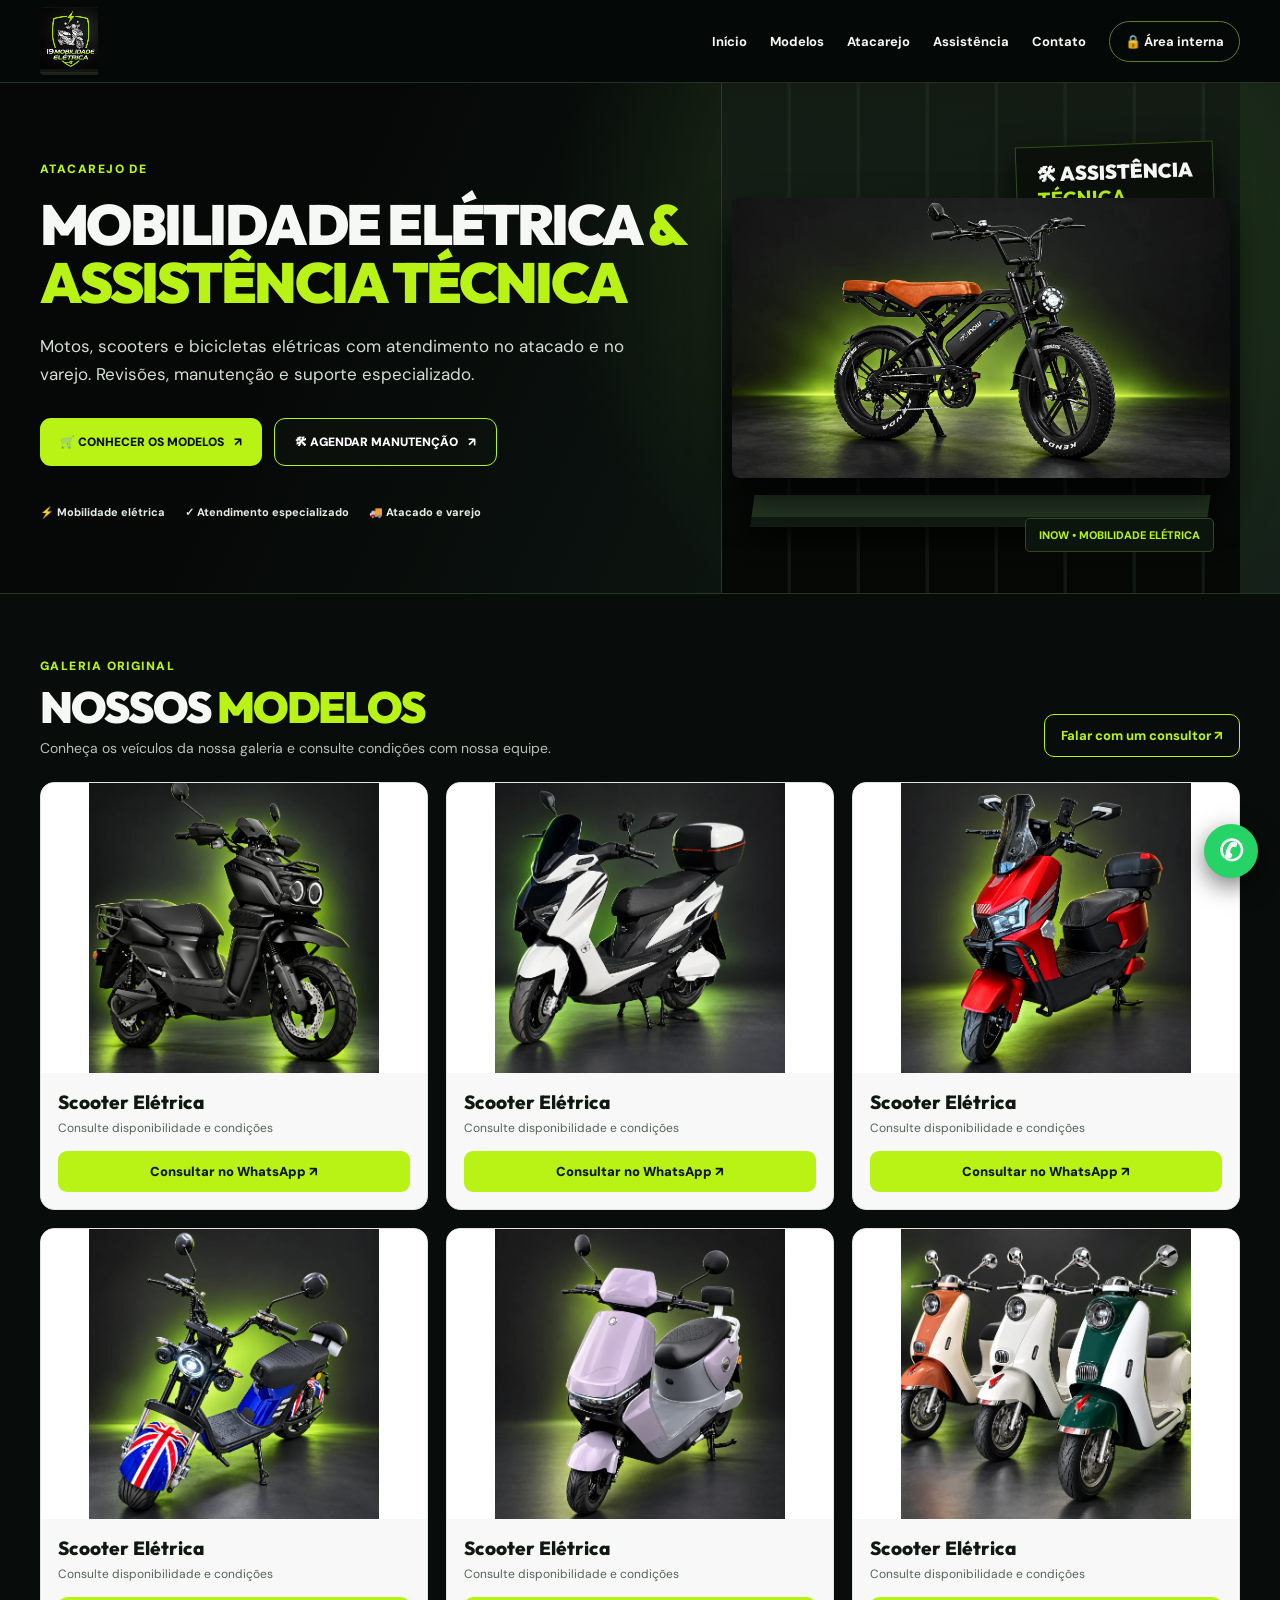
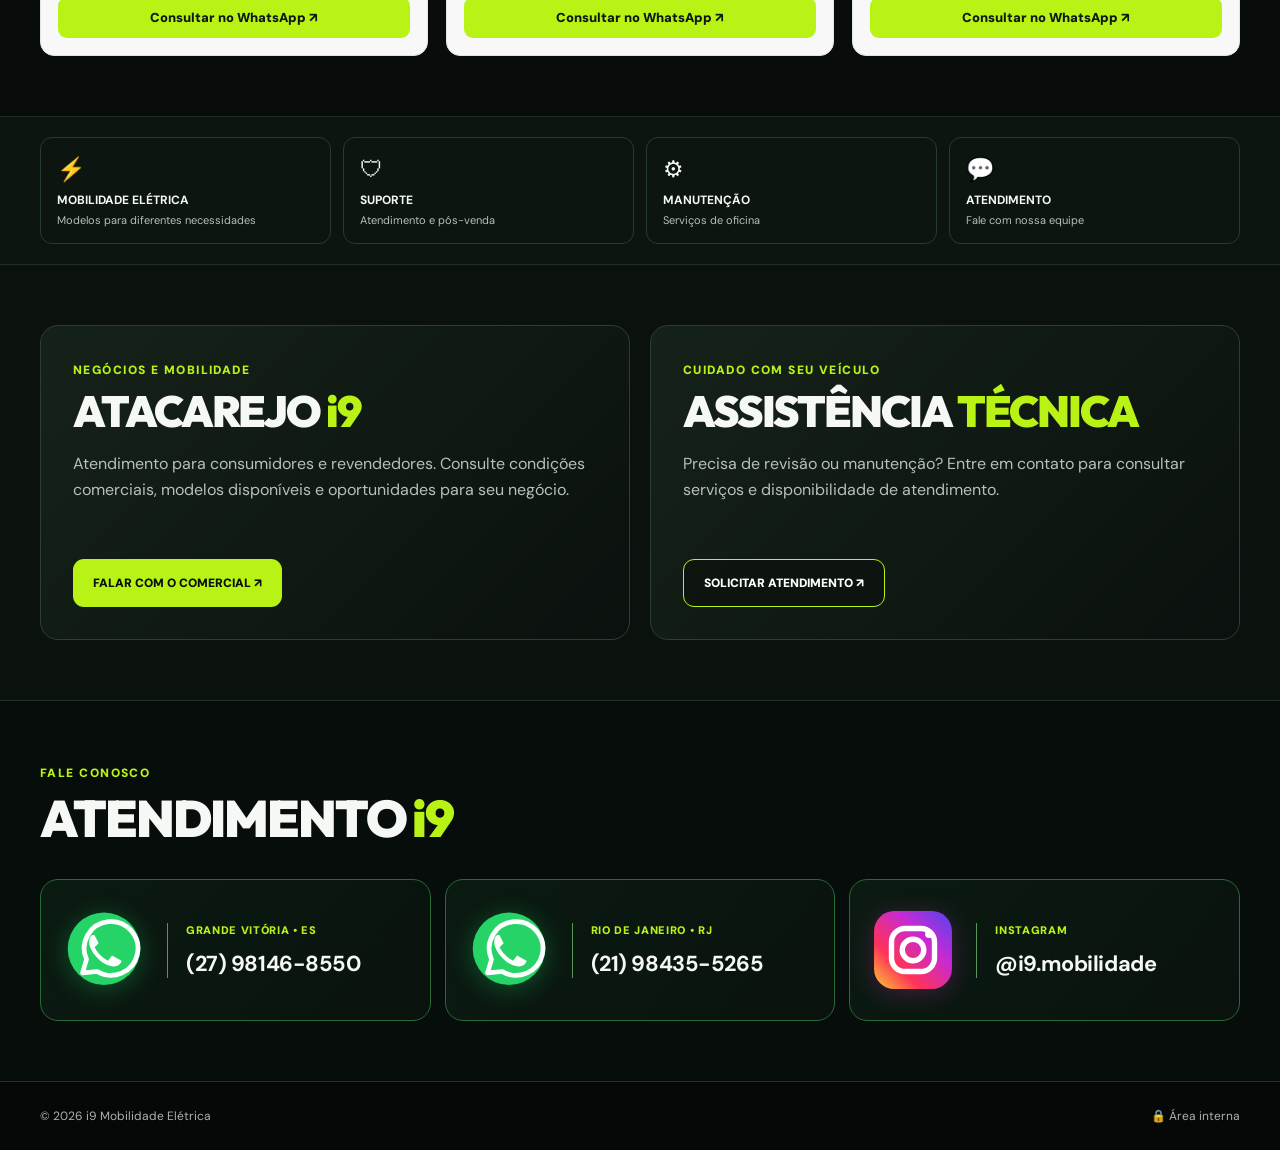
<file: index.html>
<!doctype html>
<html lang="pt-BR"><head><meta charset="utf-8"><meta name="viewport" content="width=device-width,initial-scale=1"><meta name="theme-color" content="#080d0b"><meta name="description" content="i9 Mobilidade Elétrica: atacarejo de motos, scooters e bicicletas elétricas e assistência técnica. Atendimento na Grande Vitória e no Rio de Janeiro."><title>i9 Mobilidade Elétrica | Atacarejo e Assistência Técnica</title><link rel="icon" href="favicon.svg"><link rel="stylesheet" href="style.css"></head>
<body><header class="site-header"><div class="container header-inner"><a class="brand" href="#inicio" aria-label="i9 Mobilidade, início"><img src="assets/logo-i9-original-20260925.jpg" alt="Logo original i9 Mobilidade Elétrica"></a><button class="menu-toggle" aria-label="Abrir menu" aria-expanded="false" aria-controls="nav">☰</button><nav id="nav" class="nav"><a href="#inicio">Início</a><a href="#galeria">Modelos</a><a href="#atacarejo">Atacarejo</a><a href="#assistencia">Assistência</a><a href="#contato">Contato</a><a class="internal" href="/interno/" aria-label="Área interna protegida por senha">🔒 Área interna</a></nav></div></header>
<main><section class="hero" id="inicio"><div class="container hero-layout"><div class="hero-copy"><span class="eyebrow">ATACAREJO DE</span><h1>MOBILIDADE ELÉTRICA <span>&amp; ASSISTÊNCIA TÉCNICA</span></h1><p>Motos, scooters e bicicletas elétricas com atendimento no atacado e no varejo. Revisões, manutenção e suporte especializado.</p><div class="hero-actions"><a class="btn primary" href="#galeria">🛒 CONHECER OS MODELOS <span>↗</span></a><a class="btn outline" href="https://wa.me/5527981468550?text=Ol%C3%A1%21%20Gostaria%20de%20agendar%20uma%20manuten%C3%A7%C3%A3o." target="_blank" rel="noopener noreferrer">🛠 AGENDAR MANUTENÇÃO <span>↗</span></a></div><div class="hero-benefits"><span>⚡ Mobilidade elétrica</span><span>✓ Atendimento especializado</span><span>🚚 Atacado e varejo</span></div></div><div class="hero-visual"><div class="workshop-sign">🛠 ASSISTÊNCIA <strong>TÉCNICA</strong></div><img src="assets/bicicleta-inow-preta-fosca.webp" alt="Bicicleta elétrica INOW na apresentação da assistência técnica"><span class="visual-label">INOW • MOBILIDADE ELÉTRICA</span></div></div></section>
<section class="models section" id="galeria"><div class="container"><div class="section-heading"><div><span class="eyebrow">GALERIA ORIGINAL</span><h2>NOSSOS <span>MODELOS</span></h2><p>Conheça os veículos da nossa galeria e consulte condições com nossa equipe.</p></div><a class="text-action" href="#contato">Falar com um consultor ↗</a></div><div class="products">
<article class="product"><img src="assets/modelo-i9-1.webp" alt="Scooter elétrica preta com faróis duplos" loading="lazy"><div class="product-body"><h3>Scooter Elétrica</h3><p>Consulte disponibilidade e condições</p><a href="https://wa.me/5527981468550?text=Ol%C3%A1%21%20Tenho%20interesse%20na%20scooter%20preta%20da%20galeria%20i9." target="_blank" rel="noopener noreferrer">Consultar no WhatsApp ↗</a></div></article>
<article class="product"><img src="assets/modelo-i9-2.webp" alt="Scooter elétrica branca com para-brisa" loading="lazy"><div class="product-body"><h3>Scooter Elétrica</h3><p>Consulte disponibilidade e condições</p><a href="https://wa.me/5527981468550?text=Ol%C3%A1%21%20Tenho%20interesse%20na%20scooter%20branca%20da%20galeria%20i9." target="_blank" rel="noopener noreferrer">Consultar no WhatsApp ↗</a></div></article>
<article class="product"><img src="assets/modelo-i9-3.webp" alt="Scooter elétrica vermelha com baú" loading="lazy"><div class="product-body"><h3>Scooter Elétrica</h3><p>Consulte disponibilidade e condições</p><a href="https://wa.me/5527981468550?text=Ol%C3%A1%21%20Tenho%20interesse%20na%20scooter%20vermelha%20da%20galeria%20i9." target="_blank" rel="noopener noreferrer">Consultar no WhatsApp ↗</a></div></article>
<article class="product"><img src="assets/modelo-i9-4.webp" alt="Bicicleta elétrica azul e preta" loading="lazy"><div class="product-body"><h3>Scooter Elétrica</h3><p>Consulte disponibilidade e condições</p><a href="https://wa.me/5527981468550?text=Ol%C3%A1%21%20Tenho%20interesse%20na%20bicicleta%20el%C3%A9trica%20da%20galeria%20i9." target="_blank" rel="noopener noreferrer">Consultar no WhatsApp ↗</a></div></article>
<article class="product"><img src="assets/modelo-i9-5.webp" alt="Scooter elétrica lilás" loading="lazy"><div class="product-body"><h3>Scooter Elétrica</h3><p>Consulte disponibilidade e condições</p><a href="https://wa.me/5527981468550?text=Ol%C3%A1%21%20Tenho%20interesse%20na%20scooter%20lil%C3%A1s%20da%20galeria%20i9." target="_blank" rel="noopener noreferrer">Consultar no WhatsApp ↗</a></div></article>
<article class="product"><img src="assets/modelo-i9-6.webp" alt="Três scooters elétricas nas cores laranja, branca e verde" loading="lazy"><div class="product-body"><h3>Scooter Elétrica</h3><p>Consulte disponibilidade e condições</p><a href="https://wa.me/5527981468550?text=Ol%C3%A1%21%20Gostaria%20de%20conhecer%20as%20op%C3%A7%C3%B5es%20de%20scooters%20i9." target="_blank" rel="noopener noreferrer">Consultar no WhatsApp ↗</a></div></article>
</div></div></section>
<section class="benefits" aria-label="Diferenciais"><div class="container benefits-grid"><div>⚡ <strong>MOBILIDADE ELÉTRICA</strong><small>Modelos para diferentes necessidades</small></div><div>🛡 <strong>SUPORTE</strong><small>Atendimento e pós-venda</small></div><div>⚙ <strong>MANUTENÇÃO</strong><small>Serviços de oficina</small></div><div>💬 <strong>ATENDIMENTO</strong><small>Fale com nossa equipe</small></div></div></section>
<section class="services section" id="atacarejo"><div class="container services-grid"><div><span class="eyebrow">NEGÓCIOS E MOBILIDADE</span><h2>ATACAREJO <span>i9</span></h2><p>Atendimento para consumidores e revendedores. Consulte condições comerciais, modelos disponíveis e oportunidades para seu negócio.</p><a class="btn primary" href="https://wa.me/5527981468550?text=Ol%C3%A1%21%20Quero%20saber%20sobre%20as%20condi%C3%A7%C3%B5es%20de%20atacarejo%20i9." target="_blank" rel="noopener noreferrer">FALAR COM O COMERCIAL ↗</a></div><div id="assistencia"><span class="eyebrow">CUIDADO COM SEU VEÍCULO</span><h2>ASSISTÊNCIA <span>TÉCNICA</span></h2><p>Precisa de revisão ou manutenção? Entre em contato para consultar serviços e disponibilidade de atendimento.</p><a class="btn outline" href="https://wa.me/5527981468550?text=Ol%C3%A1%21%20Preciso%20de%20atendimento%20na%20assist%C3%AAncia%20t%C3%A9cnica%20i9." target="_blank" rel="noopener noreferrer">SOLICITAR ATENDIMENTO ↗</a></div></div></section>
<section class="contact section" id="contato"><div class="container"><div class="section-heading"><div><span class="eyebrow">FALE CONOSCO</span><h2>ATENDIMENTO <span>i9</span></h2></div></div><div class="contacts"><a href="https://wa.me/5527981468550" target="_blank" rel="noopener noreferrer" aria-label="Conversar com a i9 Grande Vitória pelo WhatsApp"><svg class="contact-icon whatsapp-icon" viewBox="0 0 64 64" role="img" aria-label="WhatsApp" xmlns="http://www.w3.org/2000/svg"><circle cx="32" cy="31" r="27" fill="#25D366"/><path d="M16 49l3-10a20 20 0 1 1 8 9z" fill="none" stroke="#fff" stroke-width="3.5" stroke-linejoin="round"/><path d="M25 21c-2-1-4 1-4 5 0 7 9 17 17 18 4 1 7-2 7-4l-7-4-3 4c-4-2-8-6-10-10l3-3z" fill="#fff"/></svg><span class="contact-info"><small>GRANDE VITÓRIA • ES</small><strong>(27) 98146-8550</strong></span></a><a href="https://wa.me/5521984355265" target="_blank" rel="noopener noreferrer" aria-label="Conversar com a i9 Rio de Janeiro pelo WhatsApp"><svg class="contact-icon whatsapp-icon" viewBox="0 0 64 64" role="img" aria-label="WhatsApp" xmlns="http://www.w3.org/2000/svg"><circle cx="32" cy="31" r="27" fill="#25D366"/><path d="M16 49l3-10a20 20 0 1 1 8 9z" fill="none" stroke="#fff" stroke-width="3.5" stroke-linejoin="round"/><path d="M25 21c-2-1-4 1-4 5 0 7 9 17 17 18 4 1 7-2 7-4l-7-4-3 4c-4-2-8-6-10-10l3-3z" fill="#fff"/></svg><span class="contact-info"><small>RIO DE JANEIRO • RJ</small><strong>(21) 98435-5265</strong></span></a><a href="https://www.instagram.com/i9.mobilidade/" target="_blank" rel="noopener noreferrer" aria-label="Abrir Instagram i9 Mobilidade"><svg class="contact-icon instagram-icon" viewBox="0 0 64 64" role="img" aria-label="Instagram" xmlns="http://www.w3.org/2000/svg"><defs><linearGradient id="ig-gradient" x1="0" y1="1" x2="1" y2="0"><stop stop-color="#ffcc31"/><stop offset=".3" stop-color="#ff3259"/><stop offset=".65" stop-color="#c62ad4"/><stop offset="1" stop-color="#5145ef"/></linearGradient></defs><rect x="3" y="3" width="58" height="58" rx="15" fill="url(#ig-gradient)"/><rect x="16" y="16" width="32" height="32" rx="10" fill="none" stroke="#fff" stroke-width="4"/><circle cx="32" cy="32" r="8" fill="none" stroke="#fff" stroke-width="4"/><circle cx="44" cy="20" r="3" fill="#fff"/></svg><span class="contact-info"><small>INSTAGRAM</small><strong>@i9.mobilidade</strong></span></a></div></div></section></main>
<footer><div class="container footer-inner"><span>© 2026 i9 Mobilidade Elétrica</span><a href="/interno/">🔒 Área interna</a></div></footer><a class="whatsapp-float" href="https://wa.me/5527981468550" target="_blank" rel="noopener noreferrer" aria-label="Fale com a i9 pelo WhatsApp">✆</a><script>const b=document.querySelector('.menu-toggle'),n=document.querySelector('.nav');b.addEventListener('click',()=>{const open=n.classList.toggle('open');b.setAttribute('aria-expanded',String(open))});n.querySelectorAll('a').forEach(a=>a.addEventListener('click',()=>{n.classList.remove('open');b.setAttribute('aria-expanded','false')}));</script></body></html>
</file>
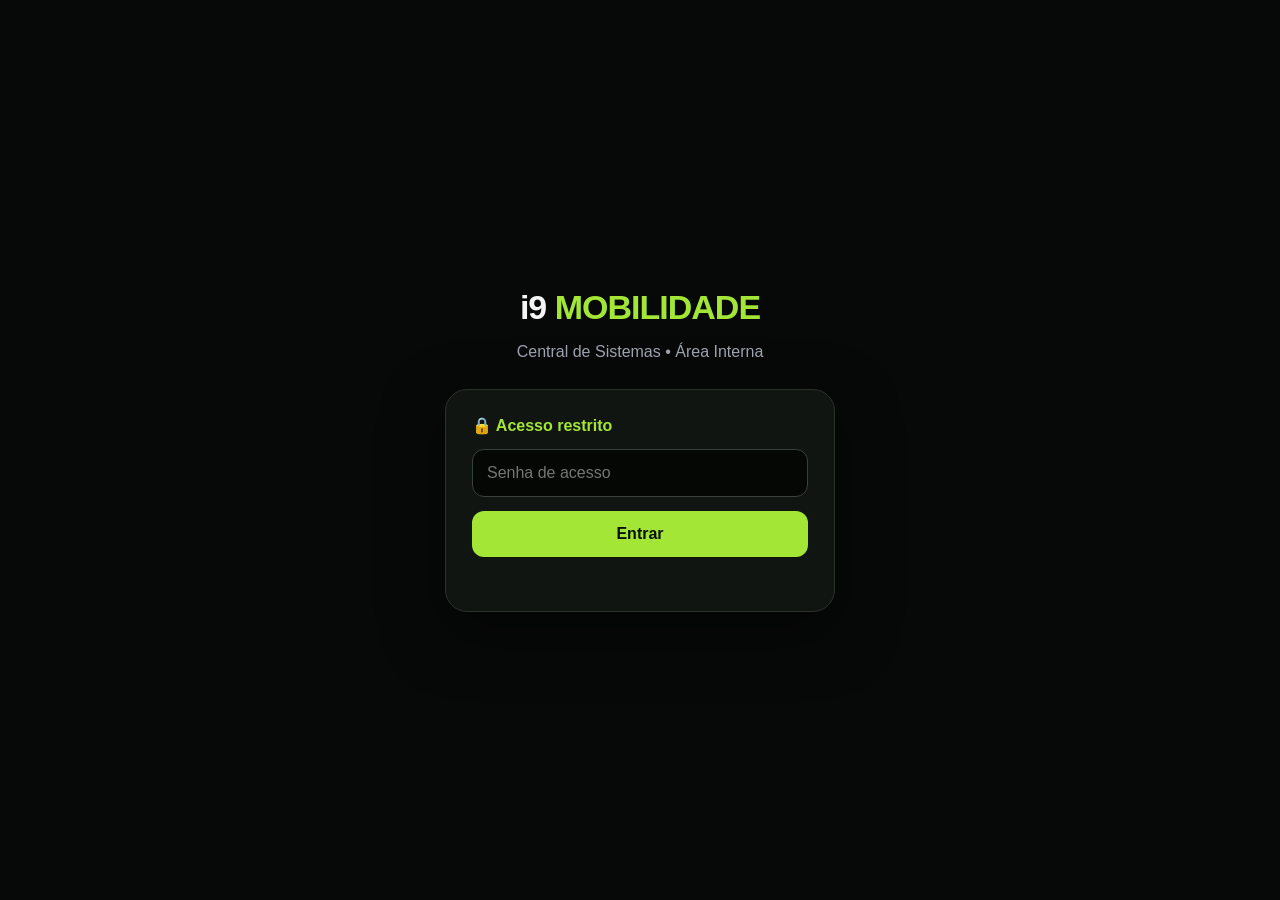
<file: interno/index.html>
<!doctype html>
<html lang="pt-BR"><head><meta charset="utf-8"><meta name="viewport" content="width=device-width,initial-scale=1">
<title>Área Interna | i9 Mobilidade</title>
<style>
*{box-sizing:border-box}body{margin:0;min-height:100vh;background:#070908;color:#f5f5f5;font-family:Arial,sans-serif;display:grid;place-items:center;padding:22px}.wrap{width:min(900px,100%)}.head{text-align:center;margin-bottom:28px}.brand{font-size:34px;font-weight:900;letter-spacing:-1px}.brand b{color:#a3e635}.muted{color:#9ca3af}.login{max-width:390px;margin:auto;background:#111512;border:1px solid #293128;border-radius:22px;padding:26px;box-shadow:0 20px 60px #0008}input,button,a{width:100%;border-radius:12px;padding:14px;font-size:16px}input{background:#050705;color:#fff;border:1px solid #394238;outline:none;margin:14px 0}button,.go{border:0;background:#a3e635;color:#071000;font-weight:800;cursor:pointer;text-decoration:none;text-align:center;display:block}.err{color:#f87171;font-size:13px;min-height:18px;margin-top:10px}.apps{display:none;grid-template-columns:repeat(auto-fit,minmax(260px,1fr));gap:20px}.card{background:#111512;border:1px solid #293128;border-radius:22px;padding:25px}.card h2{margin-top:0}.card p{color:#9ca3af;line-height:1.5}.go{margin-top:20px}.logout{margin:25px auto 0;max-width:220px;background:#222;color:#ddd}.ok{color:#a3e635;font-weight:700}
</style></head><body><div class="wrap">
<div class="head"><div class="brand">i9 <b>MOBILIDADE</b></div><p class="muted">Central de Sistemas • Área Interna</p></div>
<section class="login" id="login"><div class="ok">🔒 Acesso restrito</div><input id="pw" type="password" placeholder="Senha de acesso" autocomplete="current-password"><button id="enter">Entrar</button><div class="err" id="err"></div></section>
<section class="apps" id="apps">
<div class="card"><h2>📄 i9 Documentos</h2><p>Emissão de documentos e termos utilizados nas operações da i9 Mobilidade.</p><a class="go" href="https://havannahtech.github.io/i9doc/" target="_blank" rel="noopener">Acessar Documentos</a></div>
<div class="card"><h2>💳 i9 Parcelamento</h2><p>Simulador de parcelamento e opções de pagamento para atendimento e vendas.</p><a class="go" href="https://havannahtech.github.io/i9parcelamento/" target="_blank" rel="noopener">Acessar Parcelamento</a></div>
<div class="card"><h2>📝 i9 Contratos</h2><p>Gerador de contratos de venda da i9 Mobilidade. Modelo em adaptação; confirme os dados jurídicos antes do uso.</p><a class="go" href="/interno/contratos/">Gerar contrato ↗</a></div>
<div class="card"><h2>🛠️ i9 Oficina</h2><p>Emissão de ordens de serviço e registro de peças e atendimentos. Salvamento na nuvem ainda não configurado.</p><a class="go" href="/interno/oficina/">Abrir ordens de serviço ↗</a></div>
</section><button class="logout" id="logout" style="display:none">Sair da área interna</button>
</div><script>
const login=document.getElementById("login"),apps=document.getElementById("apps"),err=document.getElementById("err"),pw=document.getElementById("pw"),logout=document.getElementById("logout");
async function entrar(){err.textContent="Verificando…";try{const r=await fetch("/.netlify/functions/i9-auth",{method:"POST",headers:{"Content-Type":"application/json"},body:JSON.stringify({password:pw.value})});if(r.ok){mostrar()}else{err.textContent=r.status===503?"Configure a senha no Netlify.":"Senha incorreta.";pw.value="";pw.focus()}}catch(e){err.textContent="Não foi possível validar o acesso."}}
function mostrar(){login.style.display="none";apps.style.display="grid";logout.style.display="block";pw.value="";err.textContent=""}
document.getElementById("enter").onclick=entrar;pw.addEventListener("keydown",e=>{if(e.key==="Enter")entrar()});logout.onclick=()=>{location.reload()};window.addEventListener("pageshow",e=>{if(e.persisted)location.reload()});
</script></body></html>
</file>
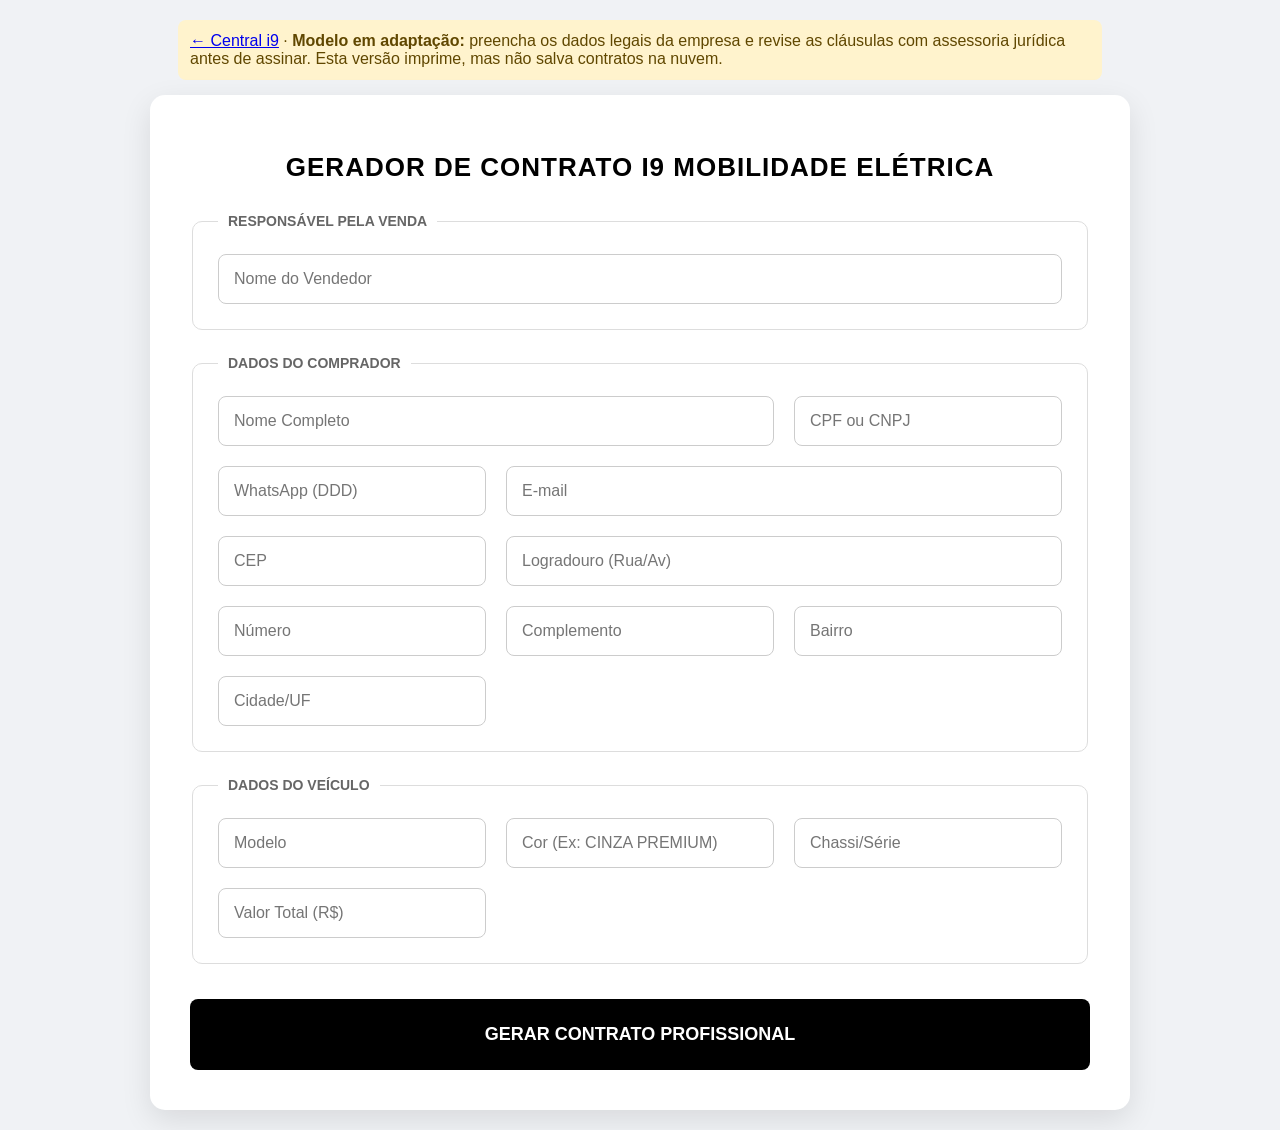
<file: interno/contratos/index.html>
<!DOCTYPE html>
<html lang="pt-br">
<head>
    <meta charset="UTF-8">
    <meta name="viewport" content="width=device-width, initial-scale=1.0">
    <title>Sistema i9 Mobilidade Elétrica - Contrato Final</title>
    <style>
        :root { --primary: #000; --bg: #f0f2f5; }
        
        body { 
            font-family: 'Segoe UI', Tahoma, Geneva, Verdana, sans-serif; 
            background: var(--bg); 
            margin: 0; 
            padding: 20px; 
            font-size: 16px; 
        } 
        
        .no-print { max-width: 900px; margin: 0 auto; background: white; padding: 40px; border-radius: 15px; box-shadow: 0 10px 30px rgba(0,0,0,0.1); }
        h1 { text-align: center; color: var(--primary); letter-spacing: 1px; text-transform: uppercase; font-size: 26px; margin-bottom: 30px; }
        
        .grid { display: grid; grid-template-columns: repeat(auto-fit, minmax(200px, 1fr)); gap: 20px; }
        fieldset { border: 1px solid #ddd; border-radius: 10px; padding: 25px; margin-bottom: 25px; }
        legend { font-weight: bold; text-transform: uppercase; font-size: 14px; color: #666; padding: 0 10px; }
        
        input { width: 100%; padding: 15px; border: 1px solid #ccc; border-radius: 8px; font-size: 16px; box-sizing: border-box; transition: 0.2s; }
        input:focus { border-color: var(--primary); outline: none; box-shadow: 0 0 5px rgba(0,0,0,0.1); }
        
        button { width: 100%; padding: 25px; background: var(--primary); color: white; border: none; border-radius: 8px; font-weight: bold; cursor: pointer; font-size: 18px; text-transform: uppercase; transition: 0.3s; margin-top: 10px; }
        button:hover { background: #333; transform: scale(1.01); }

        #contract-printable { display: none; }

        @media print {
            .no-print { display: none !important; }
            #contract-printable { display: block !important; background: white; width: 100%; }
            body { background: white; padding: 0; font-family: 'Segoe UI', Tahoma, sans-serif; }
            @page { size: A4; margin: 12mm 15mm; }
            
            .header-contract { display: flex; justify-content: space-between; align-items: center; border-bottom: 2px solid #000; padding-bottom: 8px; margin-bottom: 16px; }
            .logo-text { font-size: 22px; font-weight: bold; }
            .company-info { text-align: right; font-size: 11px; line-height: 1.35; }
            
            .section-title { background: #f4f4f4; border-left: 4px solid #000; padding: 6px 10px; font-weight: bold; margin-top: 14px; text-transform: uppercase; font-size: 14px; }
            .content { font-size: 13px; text-align: justify; line-height: 1.45; color: #000; }
            .content p { margin: 7px 0; }
            
            /* Força a Seção 4 a começar no topo da 2ª página */
            .page-2-start { page-break-before: always; margin-top: 10px; }

            .signature-container { margin-top: 35px; page-break-inside: avoid; }
            .signature-box { display: flex; justify-content: space-around; margin-top: 30px; text-align: center; }
            .sig-line { border-top: 1.5px solid #000; width: 260px; padding-top: 5px; font-size: 11px; text-transform: uppercase; }
        }
    </style>
</head>
<body><div style="max-width:900px;margin:0 auto 15px;padding:12px;background:#fff3cd;color:#604700;border-radius:8px"><a href="/interno/">← Central i9</a> · <strong>Modelo em adaptação:</strong> preencha os dados legais da empresa e revise as cláusulas com assessoria jurídica antes de assinar. Esta versão imprime, mas não salva contratos na nuvem.</div>

<div class="no-print">
    <h1>Gerador de Contrato i9 Mobilidade Elétrica</h1>
    <form id="contractForm">
        <fieldset>
            <legend>Responsável pela Venda</legend>
            <input type="text" id="in_vendedor" placeholder="Nome do Vendedor" required>
        </fieldset>

        <fieldset>
            <legend>Dados do Comprador</legend>
            <div class="grid">
                <input type="text" id="in_nome" placeholder="Nome Completo" required style="grid-column: span 2;">
                <input type="text" id="in_doc" placeholder="CPF ou CNPJ" oninput="maskDoc(this)" maxlength="18">
                <input type="text" id="in_tel" placeholder="WhatsApp (DDD)" oninput="maskTel(this)">
                <input type="email" id="in_email" placeholder="E-mail" style="grid-column: span 2;">
                <input type="text" id="in_cep" placeholder="CEP" oninput="maskCEP(this)" onblur="buscaCEP(this.value)" maxlength="9">
                <input type="text" id="in_rua" placeholder="Logradouro (Rua/Av)" style="grid-column: span 2;">
                <input type="text" id="in_num" placeholder="Número">
                <input type="text" id="in_comp" placeholder="Complemento">
                <input type="text" id="in_bairro" placeholder="Bairro">
                <input type="text" id="in_cidade" placeholder="Cidade/UF">
            </div>
        </fieldset>

        <fieldset>
            <legend>Dados do Veículo</legend>
            <div class="grid">
                <input type="text" id="in_modelo" placeholder="Modelo">
                <input type="text" id="in_cor" placeholder="Cor (Ex: CINZA PREMIUM)" list="cores-sugeridas">
                <datalist id="cores-sugeridas">
                    <option value="CINZA PREMIUM">
                    <option value="PRETO">
                    <option value="BRANCO">
                </datalist>
                <input type="text" id="in_chassi" placeholder="Chassi/Série">
                <input type="text" id="in_valor" placeholder="Valor Total (R$)" oninput="maskMoney(this)">
            </div>
        </fieldset>

        <button type="button" onclick="generate()">Gerar Contrato Profissional</button>
    </form>
</div>

<div id="contract-printable">
    <div class="header-contract">
        <div class="logo-text">i9 MOBILIDADE ELÉTRICA</div>
        <div class="company-info">
            <strong>i9 MOBILIDADE ELÉTRICA</strong> | CNPJ: [CNPJ DA EMPRESA]<br>
            [ENDEREÇO DA EMPRESA]<br>
            (27) 98146-8550 | @i9.mobilidade
        </div>
    </div>

    <div class="content">
        <h2 style="text-align: center; text-decoration: underline; font-size: 15px; margin: 12px 0;">INSTRUMENTO PARTICULAR DE COMPRA E VENDA E TERMO DE RESPONSABILIDADE JURÍDICA</h2>

        <div class="section-title">1. DA QUALIFICAÇÃO DAS PARTES</div>
        <p><strong>VENDEDORA:</strong> <strong>i9 MOBILIDADE ELÉTRICA</strong>, inscrita no CNPJ sob o nº [CNPJ DA EMPRESA], com sede na [ENDEREÇO DA EMPRESA].</p>
        
        <p><strong>COMPRADOR(A):</strong> <span id="out_nome"></span>, inscrito(a) no CPF/CNPJ sob o nº <span id="out_doc"></span>, residente e domiciliado(a) em: <span id="out_end_completo"></span>, CEP: <span id="out_cep"></span>, Tel: <span id="out_tel"></span>, E-mail: <span id="out_email"></span>.</p>

        <div class="section-title">2. DO OBJETO E VALORES AJUSTADOS</div>
        <p>O presente instrumento visa a aquisição definitiva do veículo elétrico autopropelido Modelo: <strong><span id="out_modelo"></span></strong>, Cor: <strong><span id="out_cor"></span></strong>, Chassi/Série: <strong><span id="out_chassi"></span></strong>, pelo valor total e irrevogável de R$ <strong><span id="out_valor"></span></strong>. O comprador atesta ter inspecionado o bem e aceitado seu pleno estado funcional no ato da NEGOCIAÇÃO PRESENCIAL.</p>

        <div class="section-title">3. DA GARANTIA, MANUTENÇÃO E EXCLUSÕES TÉCNICAS</div>
        <p>3.1. A VENDEDORA oferece garantia contratual de 01 (um) ano para Motor e Bateria, e 90 dias para componentes eletrônicos (controladora, painel, chicote).</p>
        <p>3.2. <strong>DA CLÁUSULA DE EXCLUSÃO POR AGENTES EXTERNOS (ÁGUA):</strong> O COMPRADOR declara-se ciente de que o veículo deve evitar submersão a água ou chuvas severas. Danos decorrentes de exposição severa à chuva, lavagem com jatos de pressão ou passagem por áreas alagadas caracterizam <strong>MAU USO</strong>, implicando na perda imediata da garantia por comprometer a integridade hermética do sistema elétrico.</p>
        <p>3.3. <strong>DAS REVISÕES OBRIGATÓRIAS:</strong> A validade da garantia está estritamente condicionada à realização de revisões preventivas a cada 90 dias na oficina autorizada i9 Mobilidade Elétrica. O descumprimento deste cronograma invalida o amparo legal.</p>
        
        <p><strong>3.4. DO MAU USO, NEGLIGÊNCIA E HIPÓTESES DE PERDA DE GARANTIA:</strong></p>
        <p><strong>3.4.1. Exposição Excessiva à Água e Líquidos:</strong> A utilização de lavadoras de alta pressão em conectores, painel, controlador e bateria; a submersão do motor de cubo ou do compartimento da bateria em alagamentos acima do eixo das rodas; e a penetração de água decorrente do armazenamento desprotegido em intempéries.</p>
        <p><strong>3.4.2. Agentes Corrosivos e Maresia:</strong> A falta de limpeza periódica com água doce após exposição à névoa salina, bem como o uso de produtos químicos agressivos (ácidos ou alcalinos) que causem oxidação em conectores, terminais elétricos, chassi ou fiação.</p>
        <p><strong>3.4.3. Acúmulo de Resíduos e Inadequação de Terreno:</strong> O acúmulo de poeira, lama ou areia que obstrua os dissipadores de calor do motor e do controlador, impedindo a refrigeração do sistema; e a condução de veículos urbanos em terrenos <i>off-road</i> ou de terra batida.</p>
        <p><strong>3.4.4. Degradação do Sistema de Energia:</strong> A descarga profunda da bateria por armazenamento prolongado com 0% de carga; a recarga sob exposição direta ao sol ou temperaturas extremas; e a utilização de carregadores não homologados pelo fabricante.</p>
        <p><strong>3.4.5. Sobrecarga e Alterações Não Autorizadas:</strong> O transporte de carga acima do limite máximo especificado; impactos severos no chassi ou bateria; e qualquer modificação física ou eletrônica no controlador, motor e firmware.</p>

        <!-- CLÁUSULA 4 INICIANDO A PÁGINA 2 -->
        <div class="section-title page-2-start">4. DA CONFORMIDADE LEGAL (CONTRAN 996/2023)</div>
        <p>4.1. O veículo encontra-se em conformidade com a Resolução CONTRAN nº 996/2023. O comprador assume a responsabilidade civil por quaisquer modificações técnicas (como o desbloqueio de velocidade) que alterem a natureza jurídica do veículo, sujeitando-o às penalidades do Código de Trânsito Brasileiro.</p>
        
        <div class="section-title">5. DA MANUTENÇÃO DA UNIDADE DE ENERGIA (BATERIA)</div>
        <p>5.1. O comprador deve realizar cargas regulares. A inatividade da bateria por períodos superiores a 15 dias sem carga resultará em degradação química não coberta pela garantia contratual.</p>

        <div class="section-title">6. DA RESPONSABILIDADE CIVIL E ACIDENTES</div>
        <p>6.1. A i9 Mobilidade Elétrica isenta-se de qualquer responsabilidade por danos causados a terceiros, multas ou acidentes decorrentes da imperícia ou negligência do condutor, sendo orientado o uso de capacete.</p>

        <div class="section-title">7. DO FORO E ASSINATURAS</div>
        <p>As partes elegem o foro da comarca do Rio de Janeiro para dirimir quaisquer lides oriundas deste instrumento.</p>

        <!-- LOCAL E DATA ALINHADOS À ESQUERDA -->
        <p style="margin-top: 30px; margin-left: 2%; text-align: left; font-weight: bold; font-size: 13px;">
            Rio de Janeiro, <span id="data-contrato"></span>
        </p>

        <div class="signature-container">
            <div class="signature-box">
                <div class="sig-line">i9 MOBILIDADE ELÉTRICA<br>VENDEDORA</div>
                <div class="sig-line">
                    <span id="out_nome_assinatura">________________</span><br>COMPRADOR(A)
                </div>
            </div>
            <div class="signature-box">
                <div class="sig-line">
                    <span id="out_vendedor_assinatura">________________</span><br>RESPONSÁVEL PELA VENDA
                </div>
                <div class="sig-line">TESTEMUNHA 1</div>
            </div>
            <div class="signature-box">
                <div style="width: 260px;"></div>
                <div class="sig-line">TESTEMUNHA 2</div>
            </div>
        </div>
    </div>
</div>

<script>
    function buscaCEP(valor) {
        const cep = valor.replace(/\D/g, '');
        if (cep.length === 8) {
            fetch(`https://viacep.com.br/ws/${cep}/json/`)
                .then(res => res.json())
                .then(dados => {
                    if (!dados.erro) {
                        document.getElementById('in_rua').value = dados.logradouro;
                        document.getElementById('in_bairro').value = dados.bairro;
                        document.getElementById('in_cidade').value = `${dados.localidade} - ${dados.uf}`;
                        document.getElementById('in_num').focus();
                    }
                });
        }
    }

    function maskDoc(i) {
        let v = i.value.replace(/\D/g, "");
        if (v.length <= 11) v = v.replace(/(\d{3})(\d)/, "$1.$2").replace(/(\d{3})(\d)/, "$1.$2").replace(/(\d{3})(\d{1,2})$/, "$1-$2");
        else v = v.replace(/^(\d{2})(\d)/, "$1.$2").replace(/^(\d{2})\.(\d{3})(\d)/, "$1.$2.$3").replace(/\.(\d{3})(\d)/, ".$1/$2").replace(/(\d{4})(\d)/, "$1-$2");
        i.value = v;
    }
    function maskTel(i) {
        let v = i.value.replace(/\D/g, "");
        v = v.replace(/^(\d{2})(\d)/g, "($1) $2").replace(/(\d)(\d{4})$/, "$1-$2");
        i.value = v;
    }
    function maskCEP(i) {
        let v = i.value.replace(/\D/g, "");
        v = v.replace(/(\d{5})(\d)/, "$1-$2");
        i.value = v;
    }
    function maskMoney(i) {
        let v = i.value.replace(/\D/g, "");
        v = (v / 100).toFixed(2).replace(".", ",").replace(/(\d)(?=(\d{3})+(?!\d))/g, "$1.");
        i.value = v;
    }

    function generate() {
        // Preencher Dados Básicos
        const ids = ['nome', 'doc', 'tel', 'email', 'cep', 'modelo', 'cor', 'chassi', 'valor', 'vendedor'];
        ids.forEach(id => {
            const elInput = document.getElementById('in_' + id);
            // Mantém e-mail em minúsculo se for o campo de email, os demais convertem para UPPERCASE
            const val = id === 'email' ? elInput.value.toLowerCase() : elInput.value.toUpperCase();
            const out = document.getElementById('out_' + id);
            if(out) out.innerText = val || "________________";
        });

        // Endereço
        const rua = document.getElementById('in_rua').value.toUpperCase();
        const num = document.getElementById('in_num').value.toUpperCase();
        const comp = document.getElementById('in_comp').value.toUpperCase();
        const bairro = document.getElementById('in_bairro').value.toUpperCase();
        const cidade = document.getElementById('in_cidade').value.toUpperCase();
        document.getElementById('out_end_completo').innerText = `${rua}, Nº ${num}${comp ? ' - ' + comp : ''}, ${bairro}, ${cidade}`;

        // Assinaturas (Sem duplicidade)
        document.getElementById('out_nome_assinatura').innerText = document.getElementById('in_nome').value.toUpperCase() || "________________";
        document.getElementById('out_vendedor_assinatura').innerText = document.getElementById('in_vendedor').value.toUpperCase() || "________________";

        // Gerar Data Atual
        const hoje = new Date();
        const opcoes = { day: '2-digit', month: 'long', year: 'numeric' };
        document.getElementById('data-contrato').innerText = hoje.toLocaleDateString('pt-BR', opcoes);

        // Imprimir
        document.getElementById('contract-printable').style.display = 'block';
        setTimeout(() => window.print(), 500);
    }
</script>
</body>
</html>
</file>
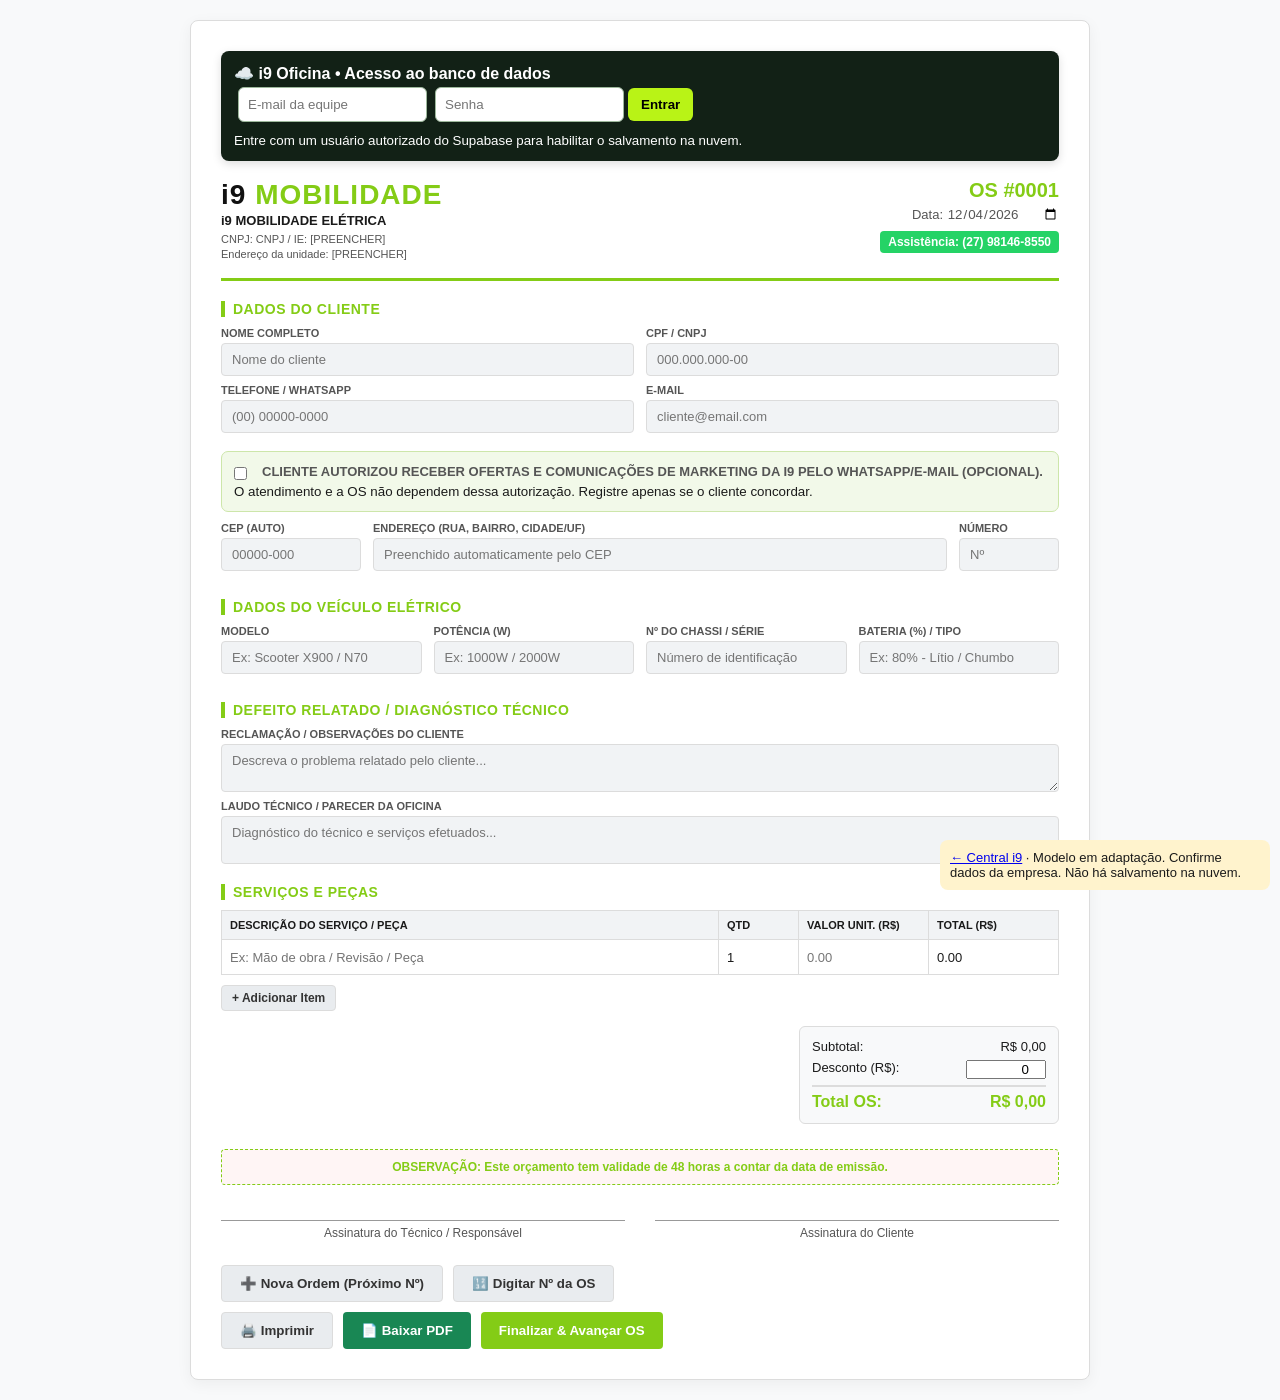
<file: interno/oficina/index.html>
<!DOCTYPE html>
<html lang="pt-BR">
<head>
  <meta charset="UTF-8">
  <meta name="viewport" content="width=device-width, initial-scale=1.0">
  <title>Ordem de Serviço - i9 Mobilidade Elétrica</title>
  <style>
    :root {
      --bg-color: #f8f9fa;
      --card-bg: #ffffff;
      --accent: #84cc16; /* Vermelho Sagaz */
      --accent-hover: #65a30d;
      --text-main: #1a1a1a;
      --text-muted: #555555;
      --border-color: #dcdcdc;
      --input-bg: #f1f3f5;
    }

    * {
      box-sizing: border-box;
      margin: 0;
      padding: 0;
      font-family: 'Segoe UI', Tahoma, Geneva, Verdana, sans-serif;
    }

    body {
      background-color: var(--bg-color);
      color: var(--text-main);
      padding: 20px;
      display: flex;
      justify-content: center;
    }

    .os-container {
      width: 100%;
      max-width: 900px;
      background-color: var(--card-bg);
      border: 1px solid var(--border-color);
      border-radius: 8px;
      padding: 30px;
      box-shadow: 0 4px 15px rgba(0, 0, 0, 0.05);
    }

    /* Cabeçalho */
    .header {
      display: flex;
      justify-content: space-between;
      align-items: flex-start;
      border-bottom: 3px solid var(--accent);
      padding-bottom: 15px;
      margin-bottom: 20px;
    }

    .brand h1 {
      font-size: 28px;
      font-weight: 800;
      letter-spacing: 1px;
      color: #111;
    }

    .brand h1 span {
      color: var(--accent);
    }

    .brand-sub {
      font-size: 13px;
      font-weight: 600;
      color: var(--text-main);
      margin-top: 2px;
    }

    .company-info {
      font-size: 11px;
      color: var(--text-muted);
      margin-top: 4px;
      line-height: 1.4;
    }

    .os-info {
      text-align: right;
    }

    .os-number {
      font-size: 20px;
      font-weight: bold;
      color: var(--accent);
    }

    .os-date {
      font-size: 13px;
      color: var(--text-muted);
      margin-top: 4px;
    }

    .whatsapp-badge {
      display: inline-block;
      background-color: #25d366;
      color: #fff;
      font-weight: bold;
      font-size: 12px;
      padding: 4px 8px;
      border-radius: 4px;
      margin-top: 8px;
    }

    /* Seções e Formulários */
    .section-title {
      font-size: 14px;
      font-weight: bold;
      text-transform: uppercase;
      letter-spacing: 0.5px;
      color: var(--accent);
      margin-bottom: 10px;
      margin-top: 20px;
      border-left: 4px solid var(--accent);
      padding-left: 8px;
    }

    .grid-2 {
      display: grid;
      grid-template-columns: 1fr 1fr;
      gap: 12px;
    }

    .grid-3 {
      display: grid;
      grid-template-columns: 1fr 1fr 1fr;
      gap: 12px;
    }

    .grid-4 {
      display: grid;
      grid-template-columns: 1fr 1fr 1fr 1fr;
      gap: 12px;
    }

    .grid-cep {
      display: grid;
      grid-template-columns: 140px 1fr 100px;
      gap: 12px;
    }

    .form-group {
      display: flex;
      flex-direction: column;
      margin-bottom: 8px;
    }

    .form-group label {
      font-size: 11px;
      font-weight: 600;
      color: var(--text-muted);
      margin-bottom: 4px;
      text-transform: uppercase;
    }

    .form-group input, 
    .form-group select, 
    .form-group textarea {
      background-color: var(--input-bg);
      border: 1px solid var(--border-color);
      border-radius: 4px;
      padding: 8px 10px;
      color: var(--text-main);
      font-size: 13px;
      outline: none;
      transition: border-color 0.2s;
    }

    .form-group input:focus, 
    .form-group select:focus, 
    .form-group textarea:focus {
      border-color: var(--accent);
      background-color: #fff;
    }

    /* Tabela de Serviços/Peças */
    table {
      width: 100%;
      border-collapse: collapse;
      margin-top: 10px;
      margin-bottom: 10px;
    }

    th, td {
      padding: 8px;
      text-align: left;
      border: 1px solid var(--border-color);
    }

    th {
      background-color: #f1f3f5;
      color: var(--text-main);
      font-size: 11px;
      text-transform: uppercase;
    }

    td input {
      width: 100%;
      background: transparent;
      border: none;
      color: var(--text-main);
      font-size: 13px;
    }

    /* Resumo Financeiro */
    .total-container {
      display: flex;
      justify-content: flex-end;
      margin-top: 15px;
    }

    .total-box {
      width: 260px;
      background-color: #f8f9fa;
      padding: 12px;
      border-radius: 6px;
      border: 1px solid var(--border-color);
    }

    .total-row {
      display: flex;
      justify-content: space-between;
      margin-bottom: 6px;
      font-size: 13px;
    }

    .total-row.final {
      font-size: 16px;
      font-weight: bold;
      color: var(--accent);
      border-top: 2px solid var(--border-color);
      padding-top: 6px;
      margin-bottom: 0;
    }

    /* Observação de Validade */
    .footer-note {
      margin-top: 25px;
      padding: 10px;
      background-color: #fff5f5;
      border: 1px dashed var(--accent);
      border-radius: 4px;
      text-align: center;
      font-size: 12px;
      font-weight: 600;
      color: var(--accent);
    }

    /* Assinaturas */
    .signatures {
      display: grid;
      grid-template-columns: 1fr 1fr;
      gap: 30px;
      margin-top: 35px;
      text-align: center;
    }

    .signature-line {
      border-top: 1px solid #999;
      padding-top: 5px;
      font-size: 12px;
      color: var(--text-muted);
    }

    /* Barra de Ações e Botões */
    .actions {
      display: flex;
      justify-content: space-between;
      align-items: center;
      margin-top: 25px;
      gap: 10px;
      flex-wrap: wrap;
    }

    .action-group {
      display: flex;
      gap: 10px;
    }

    .btn {
      padding: 10px 18px;
      border: none;
      border-radius: 4px;
      font-weight: bold;
      cursor: pointer;
      transition: background 0.2s, transform 0.1s;
      display: inline-flex;
      align-items: center;
      gap: 6px;
    }

    .btn:active {
      transform: scale(0.98);
    }

    .btn-primary {
      background-color: var(--accent);
      color: #fff;
    }

    .btn-primary:hover {
      background-color: var(--accent-hover);
    }

    .btn-secondary {
      background-color: #e9ecef;
      color: #333;
      border: 1px solid var(--border-color);
    }

    .btn-secondary:hover {
      background-color: #dee2e6;
    }

    .btn-success {
      background-color: #198754;
      color: #fff;
    }

    .btn-success:hover {
      background-color: #157347;
    }

    .btn-small {
      padding: 5px 10px;
      font-size: 12px;
    }

    /* Regras de Impressão e Geração de PDF */
    @media print {
      body {
        background-color: #fff;
        padding: 0;
      }

      .os-container {
        border: none;
        box-shadow: none;
        padding: 0;
        width: 100%;
        max-width: 100%;
      }

      .form-group input, 
      .form-group select, 
      .form-group textarea {
        background-color: #fff !important;
        border: 1px solid #ccc !important;
      }

      .footer-note {
        background-color: transparent !important;
        border: 1px solid #ccc !important;
        color: #000 !important;
      }

      .actions, .btn-small {
        display: none !important;
      }
    }
  </style>
<style id="i9-cloud-style">#i9-cloud{position:sticky;top:0;z-index:40;background:#122116;color:white;padding:13px;border-radius:8px;margin-bottom:18px;box-shadow:0 3px 10px #0002}#i9-cloud input{padding:9px;margin:4px;border:1px solid #9db89c;border-radius:6px;max-width:210px}#i9-cloud button{padding:9px 13px;background:#b9f316;border:0;border-radius:6px;font-weight:bold;cursor:pointer}#i9-cloud small{display:block;margin-top:7px}#i9-cloud .cloud-tools{display:flex;gap:8px;flex-wrap:wrap;align-items:center}#i9-cloud .cloud-tools button{font-size:12px}#i9-consent{margin-right:7px}@media print{#i9-cloud,.i9-marketing{display:none!important}}</style></head>
<body><div style="position:fixed;bottom:10px;right:10px;z-index:999;background:#fff3cd;padding:10px;border-radius:8px;max-width:330px;font:13px Arial"><a href="/interno/">← Central i9</a> · Modelo em adaptação. Confirme dados da empresa. Não há salvamento na nuvem.</div>

  <div class="os-container"><section id="i9-cloud"><div id="i9-login"><strong>☁️ i9 Oficina • Acesso ao banco de dados</strong><div><input id="i9-email" type="email" autocomplete="username" placeholder="E-mail da equipe"><input id="i9-pass" type="password" autocomplete="current-password" placeholder="Senha"><button type="button" id="i9-login-btn">Entrar</button></div><small id="i9-login-status">Entre com um usuário autorizado do Supabase para habilitar o salvamento na nuvem.</small></div><div id="i9-logged" hidden><div class="cloud-tools"><strong>☁️ i9 Oficina</strong><span id="i9-save-status">Aguardando...</span><button type="button" id="i9-save-btn">Salvar agora</button><button type="button" id="i9-csv-btn">Exportar clientes CSV</button><button type="button" id="i9-history-btn">Buscar OS</button><button type="button" id="i9-logout-btn">Sair</button></div><small>Salvamento automático após alterações • Dados privados</small></div></section>
    <!-- Cabeçalho -->
    <header class="header">
      <div class="brand">
        <h1>i9 <span>MOBILIDADE</span></h1>
        <div class="brand-sub">i9 MOBILIDADE ELÉTRICA</div>
        <div class="company-info">
          CNPJ: CNPJ / IE: [PREENCHER]<br>
          Endereço da unidade: [PREENCHER]
        </div>
      </div>
      <div class="os-info">
        <div class="os-number">OS #<span id="osNumber">0001</span></div>
        <div class="os-date">Data: <input type="date" id="dataEmissao" style="background:transparent; border:none; color:inherit;"></div>
        <div class="whatsapp-badge">
          Assistência: (27) 98146-8550
        </div>
      </div>
    </header>

    <!-- Dados do Cliente -->
    <div class="section-title">Dados do Cliente</div>
    <div class="grid-2">
      <div class="form-group">
        <label>Nome Completo</label>
        <input type="text" id="clienteNome" placeholder="Nome do cliente">
      </div>
      <div class="form-group">
        <label>CPF / CNPJ</label>
        <input type="text" id="clienteCpf" placeholder="000.000.000-00">
      </div>
    </div>
    
    <div class="grid-2">
      <div class="form-group">
        <label>Telefone / WhatsApp</label>
        <input type="text" id="clienteTel" placeholder="(00) 00000-0000">
      </div>
      <div class="form-group">
        <label>E-mail</label>
        <input type="email" id="clienteEmail" placeholder="cliente@email.com">
      </div>
    </div>

    <div class="form-group i9-marketing" style="padding:12px;background:#f2f9e9;border:1px solid #cde6aa;border-radius:7px;margin:10px 0"><label style="display:flex;align-items:flex-start;gap:8px;font-size:13px"><input type="checkbox" id="i9-consent" style="margin-top:3px"> Cliente autorizou receber ofertas e comunicações de marketing da i9 pelo WhatsApp/e-mail (opcional).</label><small>O atendimento e a OS não dependem dessa autorização. Registre apenas se o cliente concordar.</small></div><!-- Endereço com CEP Auto -->
    <div class="grid-cep">
      <div class="form-group">
        <label>CEP (Auto)</label>
        <input type="text" id="cep" placeholder="00000-000" maxlength="9" onkeyup="buscarCEP(this.value)">
      </div>
      <div class="form-group">
        <label>Endereço (Rua, Bairro, Cidade/UF)</label>
        <input type="text" id="endereco" placeholder="Preenchido automaticamente pelo CEP">
      </div>
      <div class="form-group">
        <label>Número</label>
        <input type="text" id="numero" placeholder="Nº">
      </div>
    </div>

    <!-- Dados do Veículo Elétrico -->
    <div class="section-title">Dados do Veículo Elétrico</div>
    <div class="grid-4">
      <div class="form-group">
        <label>Modelo</label>
        <input type="text" id="veiculoModelo" placeholder="Ex: Scooter X900 / N70">
      </div>
      <div class="form-group">
        <label>Potência (W)</label>
        <input type="text" id="veiculoPotencia" placeholder="Ex: 1000W / 2000W">
      </div>
      <div class="form-group">
        <label>Nº do Chassi / Série</label>
        <input type="text" id="veiculoChassi" placeholder="Número de identificação">
      </div>
      <div class="form-group">
        <label>Bateria (%) / Tipo</label>
        <input type="text" id="veiculoBateria" placeholder="Ex: 80% - Lítio / Chumbo">
      </div>
    </div>

    <!-- Diagnóstico Técnico -->
    <div class="section-title">Defeito Relatado / Diagnóstico Técnico</div>
    <div class="form-group">
      <label>Reclamação / Observações do Cliente</label>
      <textarea id="defeitoRelatado" rows="2" placeholder="Descreva o problema relatado pelo cliente..."></textarea>
    </div>
    <div class="form-group">
      <label>Laudo Técnico / Parecer da Oficina</label>
      <textarea id="laudoTecnico" rows="2" placeholder="Diagnóstico do técnico e serviços efetuados..."></textarea>
    </div>

    <!-- Tabela de Peças e Serviços -->
    <div class="section-title">Serviços e Peças</div>
    <table id="tabelaItens">
      <thead>
        <tr>
          <th>Descrição do Serviço / Peça</th>
          <th style="width: 80px;">Qtd</th>
          <th style="width: 130px;">Valor Unit. (R$)</th>
          <th style="width: 130px;">Total (R$)</th>
        </tr>
      </thead>
      <tbody>
        <tr>
          <td><input type="text" placeholder="Ex: Mão de obra / Revisão / Peça"></td>
          <td><input type="number" class="qtd" value="1" min="1" oninput="calcularTotais()"></td>
          <td><input type="number" class="valor" placeholder="0.00" step="0.01" oninput="calcularTotais()"></td>
          <td><input type="text" class="item-total" value="0.00" readonly></td>
        </tr>
      </tbody>
    </table>
    <button type="button" class="btn btn-secondary btn-small" onclick="adicionarLinha()">+ Adicionar Item</button>

    <!-- Valores e Totais -->
    <div class="total-container">
      <div class="total-box">
        <div class="total-row">
          <span>Subtotal:</span>
          <span id="subtotalVal">R$ 0,00</span>
        </div>
        <div class="total-row">
          <span>Desconto (R$):</span>
          <input type="number" id="descontoInput" value="0" step="0.01" style="width: 80px; text-align: right;" oninput="calcularTotais()">
        </div>
        <div class="total-row final">
          <span>Total OS:</span>
          <span id="totalOSVal">R$ 0,00</span>
        </div>
      </div>
    </div>

    <!-- Observação no Rodapé -->
    <div class="footer-note">
      OBSERVAÇÃO: Este orçamento tem validade de 48 horas a contar da data de emissão.
    </div>

    <!-- Assinaturas -->
    <div class="signatures">
      <div class="signature-line">Assinatura do Técnico / Responsável</div>
      <div class="signature-line">Assinatura do Cliente</div>
    </div>

    <!-- Área de Botões (Impressão, PDF e Avançar) -->
    <div class="actions">
      <div class="action-group">
        <button class="btn btn-secondary" onclick="novaOrdemProximoNumero()">➕ Nova Ordem (Próximo Nº)</button>
        <button class="btn btn-secondary" onclick="inserirNumeroOS()">🔢 Digitar Nº da OS</button>
      </div>
      
      <div class="action-group">
        <button class="btn btn-secondary" onclick="imprimirDocumento()">🖨️ Imprimir</button>
        <button class="btn btn-success" onclick="baixarPDF()">📄 Baixar PDF</button>
        <button class="btn btn-primary" onclick="finalizarOS()">Finalizar & Avançar OS</button>
      </div>
    </div>
  </div>

  <script>
    document.getElementById('dataEmissao').valueAsDate = new Date();

    // Busca Automática de CEP
    function buscarCEP(val) {
      let cep = val.replace(/\D/g, '');
      if (cep.length === 8) {
        document.getElementById('endereco').value = "Buscando endereço...";
        fetch(`https://viacep.com.br/ws/${cep}/json/`)
          .then(res => res.json())
          .then(data => {
            if (!data.erro) {
              document.getElementById('endereco').value = `${data.logradouro}, ${data.bairro} - ${data.localidade}/${data.uf}`;
              document.getElementById('numero').focus();
            } else {
              document.getElementById('endereco').value = "CEP não encontrado.";
            }
          })
          .catch(() => {
            document.getElementById('endereco').value = "Erro ao buscar CEP.";
          });
      }
    }

    // Leitura segura do localStorage
    function obterProximoNumeroOS() {
      let atual = 1;
      try {
        atual = localStorage.getItem('i9_os_sequencial') || 1;
      } catch (e) {
        atual = window.tempOSSequencial || 1;
      }
      return String(atual).padStart(4, '0');
    }

    function definirNumeroOS(novoNumero) {
      try {
        localStorage.setItem('i9_os_sequencial', novoNumero);
      } catch (e) {
        window.tempOSSequencial = novoNumero;
      }
    }

    function incrementarNumeroOS() {
      let atual = parseInt(obterProximoNumeroOS());
      definirNumeroOS(atual + 1);
    }

    function atualizarDisplayOS() {
      document.getElementById('osNumber').innerText = obterProximoNumeroOS();
    }

    function limparFormulario() {
      const inputs = document.querySelectorAll('.os-container input[type="text"], .os-container input[type="email"], .os-container textarea');
      inputs.forEach(input => input.value = '');

      document.getElementById('dataEmissao').valueAsDate = new Date();

      const tbody = document.querySelector('#tabelaItens tbody');
      tbody.innerHTML = `
        <tr>
          <td><input type="text" placeholder="Ex: Mão de obra / Revisão / Peça"></td>
          <td><input type="number" class="qtd" value="1" min="1" oninput="calcularTotais()"></td>
          <td><input type="number" class="valor" placeholder="0.00" step="0.01" oninput="calcularTotais()"></td>
          <td><input type="text" class="item-total" value="0.00" readonly></td>
        </tr>
      `;

      document.getElementById('descontoInput').value = '0';
      calcularTotais();
    }

    function novaOrdemProximoNumero() {
      incrementarNumeroOS();
      atualizarDisplayOS();
      limparFormulario();
    }

    function finalizarOS() {
      const numAtual = obterProximoNumeroOS();
      baixarPDF();
      
      setTimeout(() => {
        alert(`OS #${numAtual} finalizada com sucesso! Avançando para a próxima numeração...`);
        novaOrdemProximoNumero();
      }, 500);
    }

    // Função para inserir manualmente qualquer número de OS
    function inserirNumeroOS() {
      const entrada = prompt("Informe o novo número da Ordem de Serviço:", obterProximoNumeroOS());
      if (entrada !== null) {
        const numParseado = parseInt(entrada, 10);
        if (!isNaN(numParseado) && numParseado > 0) {
          definirNumeroOS(numParseado);
          atualizarDisplayOS();
        } else {
          alert("Por favor, digite um número válido maior que zero.");
        }
      }
    }

    // Funções de Impressão e Baixar PDF com Nome Customizado
    function imprimirDocumento() {
      window.print();
    }

    function baixarPDF() {
      const numOS = obterProximoNumeroOS();
      const nomeCliente = document.getElementById('clienteNome').value.trim().toUpperCase() || 'CLIENTE';
      
      const tituloOriginal = document.title;
      document.title = `OS${numOS} ${nomeCliente}`;
      
      window.print();
      
      setTimeout(() => {
        document.title = tituloOriginal;
      }, 1000);
    }

    // Gerenciador da Tabela Dinâmica
    function adicionarLinha() {
      const tbody = document.querySelector('#tabelaItens tbody');
      const tr = document.createElement('tr');
      tr.innerHTML = `
        <td><input type="text" placeholder="Serviço ou peça adicional"></td>
        <td><input type="number" class="qtd" value="1" min="1" oninput="calcularTotais()"></td>
        <td><input type="number" class="valor" placeholder="0.00" step="0.01" oninput="calcularTotais()"></td>
        <td><input type="text" class="item-total" value="0.00" readonly></td>
      `;
      tbody.appendChild(tr);
    }

    function calcularTotais() {
      const linhas = document.querySelectorAll('#tabelaItens tbody tr');
      let subtotal = 0;

      linhas.forEach(linha => {
        const qtd = parseFloat(linha.querySelector('.qtd').value) || 0;
        const valor = parseFloat(linha.querySelector('.valor').value) || 0;
        const totalItem = qtd * valor;
        
        linha.querySelector('.item-total').value = totalItem.toFixed(2);
        subtotal += totalItem;
      });

      const desconto = parseFloat(document.getElementById('descontoInput').value) || 0;
      const totalFinal = Math.max(0, subtotal - desconto);

      document.getElementById('subtotalVal').innerText = 'R$ ' + subtotal.toFixed(2);
      document.getElementById('totalOSVal').innerText = 'R$ ' + totalFinal.toFixed(2);
    }

    // Inicialização da tela
    atualizarDisplayOS();
  </script>
<script src="i9-cloud.js" defer></script></body>
</html>
</file>
<file: style.css>
@import url('https://fonts.googleapis.com/css2?family=DM+Sans:wght@400;500;600;700;800&family=Outfit:wght@400;500;600;700;800;900&display=swap');
:root{--bg:#080c0b;--panel:#111a16;--lime:#b9f316;--white:#f6f8f5;--muted:#b8c0b9;--border:#29372e}*{box-sizing:border-box}html{scroll-behavior:smooth;scroll-padding-top:82px}body{margin:0;background:var(--bg);color:var(--white);font-family:'DM Sans',sans-serif}a{color:inherit;text-decoration:none}button{font:inherit}a:focus-visible,button:focus-visible{outline:3px solid var(--lime);outline-offset:3px}.container{width:min(1200px,calc(100% - 48px));margin:auto}.site-header{position:sticky;top:0;z-index:50;background:#050908ee;backdrop-filter:blur(14px);border-bottom:1px solid #253128}.header-inner{display:flex;align-items:center;justify-content:space-between;min-height:82px;gap:22px}.brand img{display:block;width:225px;max-height:68px;object-fit:contain;object-position:left center;border-radius:4px}.nav{display:flex;align-items:center;gap:23px}.nav>a{font-size:13px;font-weight:700;white-space:nowrap}.nav>a:hover{color:var(--lime)}.nav .internal{padding:11px 15px;border:1px solid #617d28;border-radius:22px}.menu-toggle{display:none;background:none;border:1px solid var(--border);border-radius:10px;color:var(--lime);padding:9px 12px}.hero{overflow:hidden;background:radial-gradient(circle at 78% 30%,#273f1b 0%,transparent 42%),linear-gradient(115deg,#050807 25%,#142019 100%);border-bottom:1px solid #26362b}.hero-layout{min-height:510px;display:grid;grid-template-columns:1.12fr .88fr;align-items:center;gap:20px}.hero-copy{padding:65px 0;position:relative;z-index:1}.eyebrow{display:inline-block;color:var(--lime);font-size:12px;font-weight:900;letter-spacing:.12em}.hero h1,h2{font-family:'Outfit',sans-serif;font-weight:900;letter-spacing:-.045em}.hero h1{font-size:clamp(36px,4.4vw,64px);line-height:1.04;margin:18px 0 19px}.hero h1 span,h2 span{color:var(--lime)}.hero p{color:#d5ddd5;font-size:17px;line-height:1.65;max-width:610px}.hero-actions{display:flex;flex-wrap:wrap;gap:12px;margin-top:30px}.btn{display:inline-flex;align-items:center;justify-content:center;gap:10px;min-height:48px;padding:14px 20px;border-radius:11px;font-size:12px;font-weight:900;text-align:center;transition:transform .2s,background .2s}.btn:hover{transform:translateY(-2px)}.btn.primary{background:var(--lime);color:#091108}.btn.outline{border:1px solid var(--lime);color:#fff;background:#0c120cbf}.hero-benefits{display:flex;gap:20px;flex-wrap:wrap;margin-top:39px;color:#e4eae4;font-size:11px;font-weight:800}.hero-visual{min-height:420px;align-self:stretch;position:relative;display:flex;align-items:center;justify-content:center;background:linear-gradient(160deg,#18271c,#0b110e 60%);border-left:1px solid #283b2b;isolation:isolate}.hero-visual:before{content:'';position:absolute;inset:0;background:repeating-linear-gradient(90deg,transparent 0 65px,#31433244 66px 69px),linear-gradient(180deg,#131b13,transparent 48%,#050705);z-index:-1}.hero-visual:after{content:'';position:absolute;bottom:15%;width:88%;height:22px;background:#283b26;box-shadow:0 10px 0 #111d13,0 17px 30px #000;transform:skew(-8deg);z-index:-1}.hero-visual img{display:block;width:96%;max-height:360px;object-fit:contain;filter:drop-shadow(0 24px 20px #000b);border-radius:8px}.workshop-sign{position:absolute;top:12%;right:5%;background:#0b100b;border:1px solid #324f1c;padding:14px 20px;font-family:Outfit,sans-serif;font-weight:900;font-size:20px;box-shadow:0 10px 30px #000a;transform:rotate(-2deg)}.workshop-sign strong{display:block;color:var(--lime)}.visual-label{position:absolute;bottom:8%;right:5%;background:#0b140d;color:var(--lime);padding:9px 13px;border:1px solid #304824;border-radius:5px;font-size:11px;font-weight:800}.section{padding:60px 0}.section-heading{display:flex;justify-content:space-between;align-items:end;gap:16px;margin-bottom:25px}.section-heading h2,.services h2{font-size:clamp(30px,3.4vw,46px);line-height:1.1;margin:8px 0}.section-heading p{margin:0;color:var(--muted);font-size:14px}.text-action{border:1px solid var(--lime);border-radius:10px;padding:12px 16px;color:var(--lime);font-size:13px;font-weight:800;white-space:nowrap}.products{display:grid;grid-template-columns:repeat(3,minmax(0,1fr));gap:18px}.product{overflow:hidden;border-radius:14px;background:#f7f8f7;color:#101812;border:1px solid #e1e5e1;transition:transform .2s}.product:hover{transform:translateY(-4px)}.product img{display:block;width:100%;height:290px;object-fit:contain;background:#fff}.product-body{padding:17px}.product h3{margin:0 0 6px;font:800 19px Outfit,sans-serif}.product p{font-size:12px;color:#56625a;margin:0 0 15px}.product-body a{display:block;text-align:center;background:var(--lime);border-radius:9px;padding:12px 8px;font-size:13px;font-weight:900}.benefits{padding:20px 0;border-top:1px solid #1e3022;border-bottom:1px solid #1e3022;background:#0c1510}.benefits-grid{display:grid;grid-template-columns:repeat(4,1fr);gap:12px}.benefits-grid>div{border:1px solid #263d2b;border-radius:12px;padding:16px;font-size:23px}.benefits strong,.benefits small{display:block}.benefits strong{font-size:12px;margin-top:8px}.benefits small{font-size:11px;color:var(--muted);margin-top:5px}.services{background:#0b110d}.services-grid{display:grid;grid-template-columns:1fr 1fr;gap:20px}.services-grid>div{padding:32px;background:linear-gradient(135deg,#152219,#0b110e);border:1px solid #2d402f;border-radius:18px}.services p{color:var(--muted);line-height:1.65;min-height:80px}.services .btn{margin-top:12px}.contact{border-top:1px solid #223125}.contacts{display:grid;grid-template-columns:repeat(3,1fr);gap:15px}.contacts a{display:block;background:#111a15;border:1px solid #293d2d;border-radius:14px;padding:22px}.contacts small{display:block;color:var(--lime);font-size:11px;font-weight:900;letter-spacing:.06em;margin-bottom:10px}.contacts strong{font-size:18px}footer{background:#050806;border-top:1px solid #253329;padding:26px 0;color:#aab4ac;font-size:12px}.footer-inner{display:flex;justify-content:space-between;gap:16px}.whatsapp-float{position:fixed;bottom:22px;right:22px;width:54px;height:54px;border-radius:50%;background:#25d366;color:#fff;display:grid;place-items:center;font-size:29px;font-weight:900;box-shadow:0 8px 25px #0008;z-index:40}
@media(max-width:950px){.nav{gap:12px}.nav>a{font-size:12px}.brand img{width:175px}.hero-layout{grid-template-columns:1fr 1fr}.hero h1{font-size:38px}.hero-visual img{width:100%}.products{grid-template-columns:repeat(2,minmax(0,1fr))}.benefits-grid{grid-template-columns:repeat(2,1fr)}}@media(max-width:700px){.container{width:min(100% - 28px,540px)}.header-inner{min-height:68px}.brand img{width:170px;max-height:55px}.menu-toggle{display:block}.nav{display:none;position:absolute;top:68px;left:0;right:0;background:#080d0b;border-bottom:1px solid #344633;padding:18px;flex-direction:column;align-items:stretch;gap:0}.nav.open{display:flex}.nav>a{padding:13px 10px;font-size:14px}.nav .internal{margin-top:10px;text-align:center}.hero-layout{display:flex;flex-direction:column;gap:0}.hero-copy{padding:45px 0 22px}.hero h1{font-size:clamp(34px,8.5vw,47px)}.hero p{font-size:15px}.hero-actions{display:grid;grid-template-columns:1fr}.hero-benefits{margin-top:25px;gap:12px}.hero-visual{width:100%;min-height:300px;border-left:0;border-top:1px solid #253927}.hero-visual img{max-height:260px;width:80%}.workshop-sign{font-size:15px;padding:10px}.section{padding:42px 0}.section-heading{align-items:start;flex-direction:column}.products{grid-template-columns:repeat(2,minmax(0,1fr));gap:10px}.product img{height:210px}.product-body{padding:12px}.product h3{font-size:15px}.product-body a{font-size:11px}.benefits-grid{grid-template-columns:repeat(2,1fr)}.services-grid,.contacts{grid-template-columns:1fr}.services-grid>div{padding:22px}.services p{min-height:0}.footer-inner{flex-direction:column}}@media(max-width:390px){.products{grid-template-columns:1fr}.product img{height:300px}.hero h1{font-size:33px}}
/* Atendimento i9 — cards premium clicáveis e ícones vetoriais nítidos */
.contact{background:#070d0a}
.contact .section-heading h2{font-size:clamp(32px,4vw,52px);letter-spacing:-.04em}
.contacts{gap:14px}
.contacts a{display:flex;align-items:center;gap:20px;min-height:142px;padding:24px 20px;background:linear-gradient(130deg,#0b1b12,#0a120e);border:1px solid #286a35;border-radius:18px;transition:transform .2s ease,box-shadow .2s ease,border-color .2s ease;text-decoration:none}
.contacts a:hover,.contacts a:focus-visible{transform:translateY(-4px);border-color:#a3ff12;box-shadow:0 10px 28px #25d36624;outline-offset:4px}
.contacts .contact-icon{width:86px;height:86px;flex:0 0 86px;filter:drop-shadow(0 4px 12px #20d9664a)}
.contacts .instagram-icon{filter:drop-shadow(0 4px 12px #d232b344)}
.contacts .contact-info{display:block;min-width:0;border-left:1px solid #57975b;padding-left:18px}
.contacts small{font-size:11px;margin-bottom:12px;white-space:nowrap}
.contacts strong{display:block;font-size:clamp(16px,1.7vw,24px);letter-spacing:-.02em;white-space:nowrap}
@media(max-width:1050px){.contacts a{gap:12px;padding:18px 12px}.contacts .contact-icon{width:60px;height:60px;flex-basis:60px}.contacts .contact-info{padding-left:12px}.contacts strong{font-size:16px}}
@media(max-width:700px){.contacts a{min-height:108px;gap:20px;padding:16px 20px}.contacts .contact-icon{width:68px;height:68px;flex-basis:68px}.contacts strong{font-size:clamp(16px,4.7vw,22px)}}
@media(max-width:390px){.contacts a{gap:12px;padding:14px}.contacts .contact-icon{width:55px;height:55px;flex-basis:55px}.contacts .contact-info{padding-left:10px}.contacts strong{font-size:16px}}
</file>
